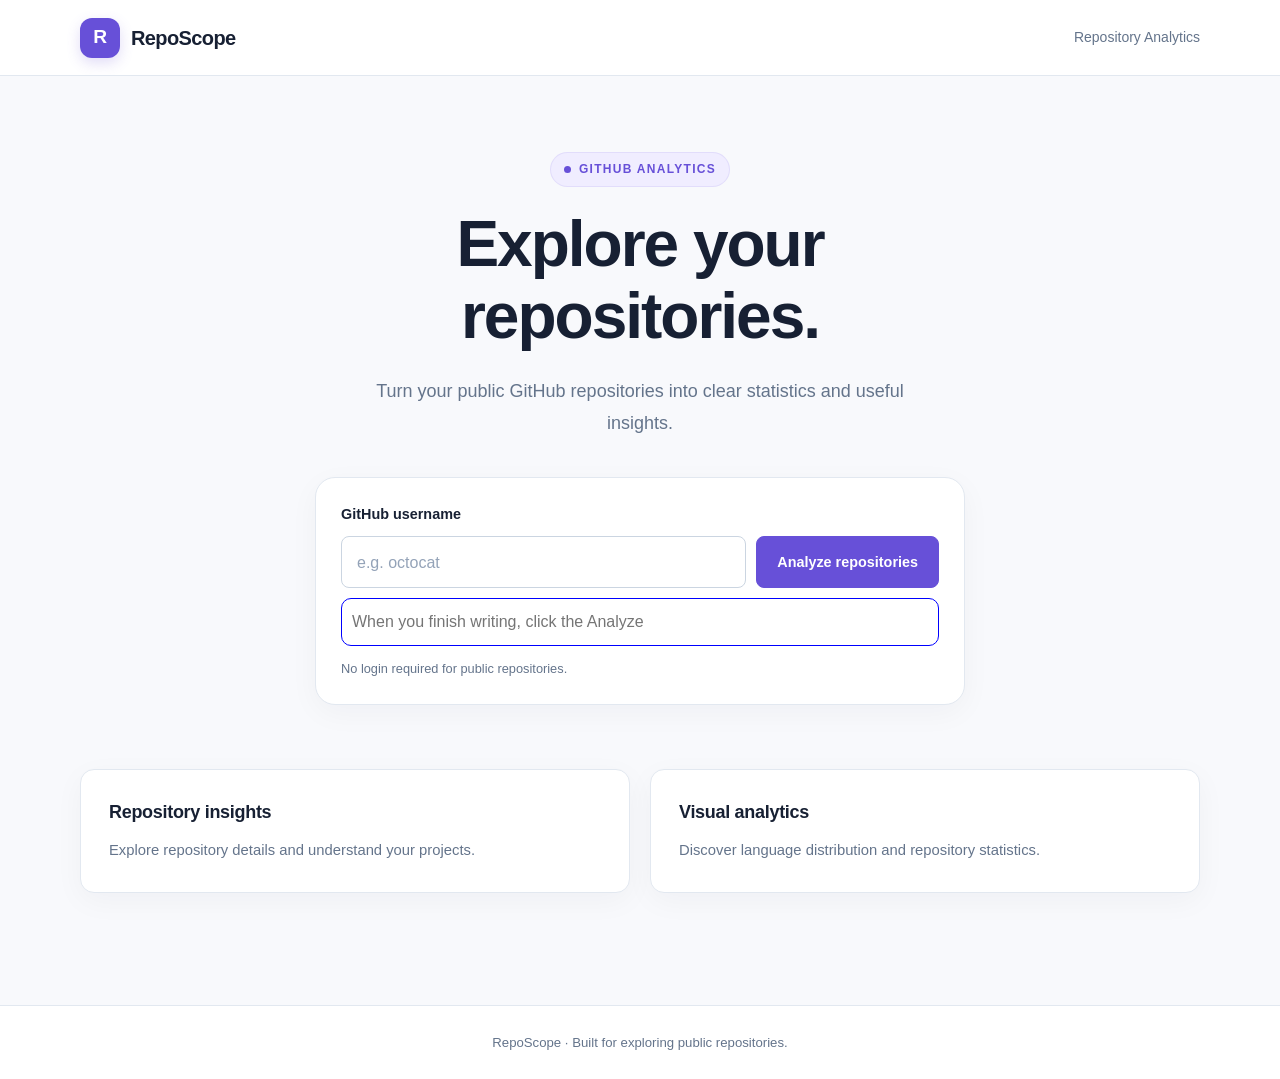
<file: index.html>
<!DOCTYPE html>
<html lang="en">
<head>
    <meta charset="UTF-8">
    <meta name="viewport" content="width=device-width, initial-scale=1.0">

    <meta
        name="description"
        content="Analyze public GitHub repositories and explore project statistics."
    >

    <title>RepoScope — GitHub Repository Analyzer</title>

    <link rel="stylesheet" href="style/index.css">
</head>

<body>
    <header class="site-header">
        <a class="brand" href="./" aria-label="RepoScope home">
            <span class="brand-icon" aria-hidden="true">R</span>
            <span>RepoScope</span>
        </a>

        <span class="header-label">Repository Analytics</span>
    </header>

    <main>
        <section class="hero" aria-labelledby="hero-title">
            <p class="eyebrow">GITHUB ANALYTICS</p>

            <h1 id="hero-title">
                Explore your repositories.
            </h1>

            <p class="hero-description">
                Turn your public GitHub repositories into
                clear statistics and useful insights.
            </p>

            <form id="search-form" class="search-form">
                <label for="username">
                    GitHub username
                </label>

                <div class="search-controls">
                    <input
                        type="text"
                        id="username"
                        name="username"
                        placeholder="e.g. octocat"
                        autocomplete="off"
                        required
                    >

                    <button type="submit" id="search-button">
                        Analyze repositories
                    </button>
                </div>
                <input type="text" placeholder="When you finish writing, click the Analyze" id="input-search" >

                <p class="form-hint">
                    No login required for public repositories.
                </p>
            </form>
        </section>

        <section class="features" aria-label="Features">
            <article class="feature-card">
                <h2>Repository insights</h2>
                <p>
                    Explore repository details and
                    understand your projects.
                </p>
            </article>

            <article class="feature-card">
                <h2>Visual analytics</h2>
                <p>
                    Discover language distribution
                    and repository statistics.
                </p>
            </article>
        </section>

        <p id="status-message" role="status" aria-live="polite"></p>

        <section
            id="report"
            class="report"
            aria-label="Repository report"
            hidden
        >
     
            <!-- Repository report will be rendered here later. -->
        </section>
    </main>

    <footer class="site-footer">
        <p>
            RepoScope · Built for exploring public repositories.
        </p>
    </footer>
    <script src="script/index.js"></script>
</body>
</html>
</file>
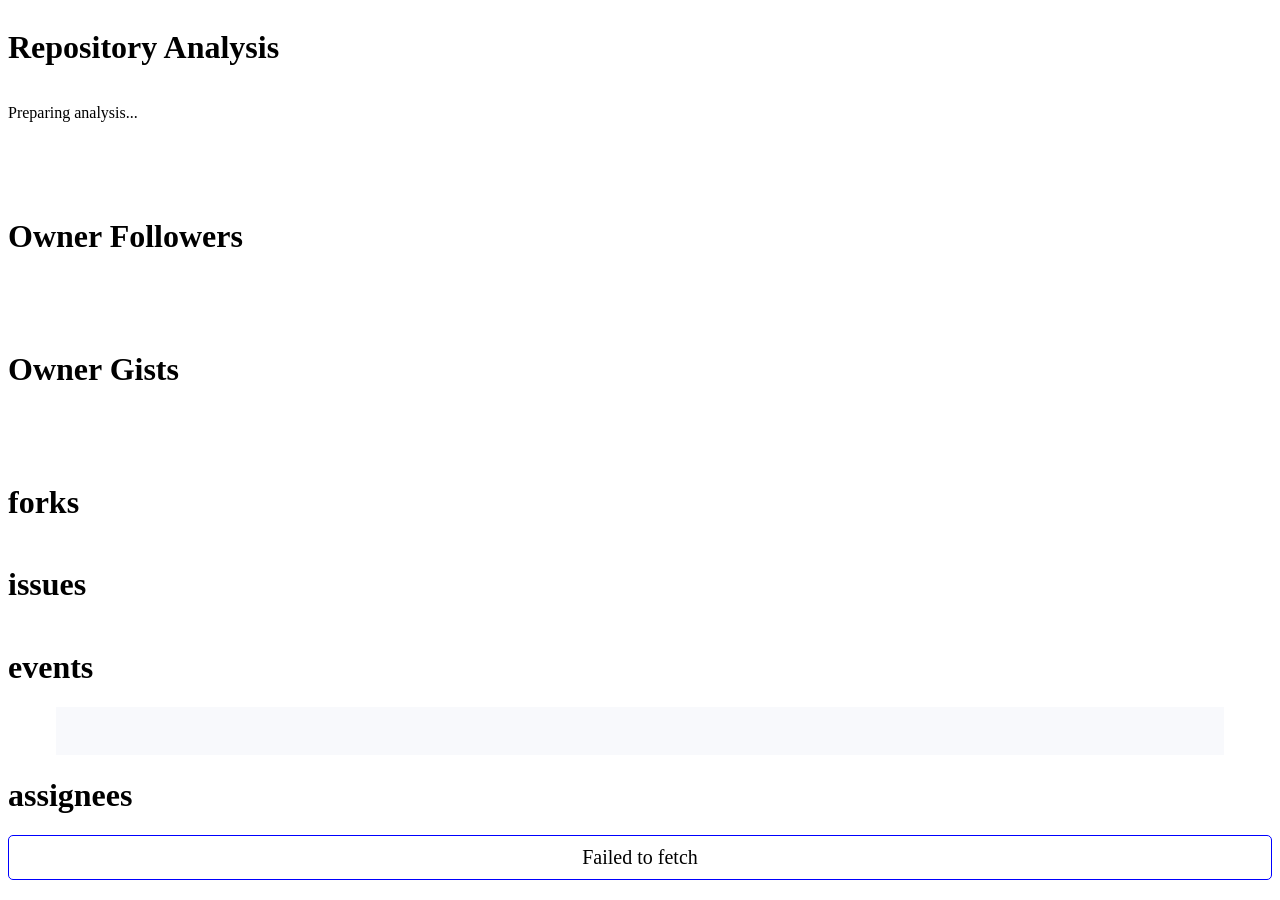
<file: analysis.html>
<!DOCTYPE html>
<html lang="en">
<head>
    <meta charset="UTF-8">
    <meta name="viewport" content="width=device-width, initial-scale=1.0">
    <title>Repository Analysis | RepoScope</title>
    <link rel="stylesheet" href="style/analysis.css">
    <script src="script/analysis.js" defer></script>
</head>
<body>
    <header>
        <h1>Repository Analysis</h1>
    </header>

    <main>
        <p id="analysis-status" role="status" aria-live="polite">
            Preparing analysis...
        </p>

        <section id="analysis-report" hidden></section>
        <div id="loading-screen">
            <img src="../loading-screen.png" alt="loading screen img ">
        </div>
        <h1>Owner Followers</h1>
        <section id="followrs"></section>
        <h1>Owner Gists</h1>
        <section id="gists"></section>
        <h1>forks</h1>
        <section id="forks"></section>
        <h1>issues</h1>
        <section id="issue"></section>
        <h1>events</h1>
        <section id="events">
        </section>
        <h1>assignees</h1>
        <section id="assignees"> </section>
    </main>
    
</body>
</html>
</file>
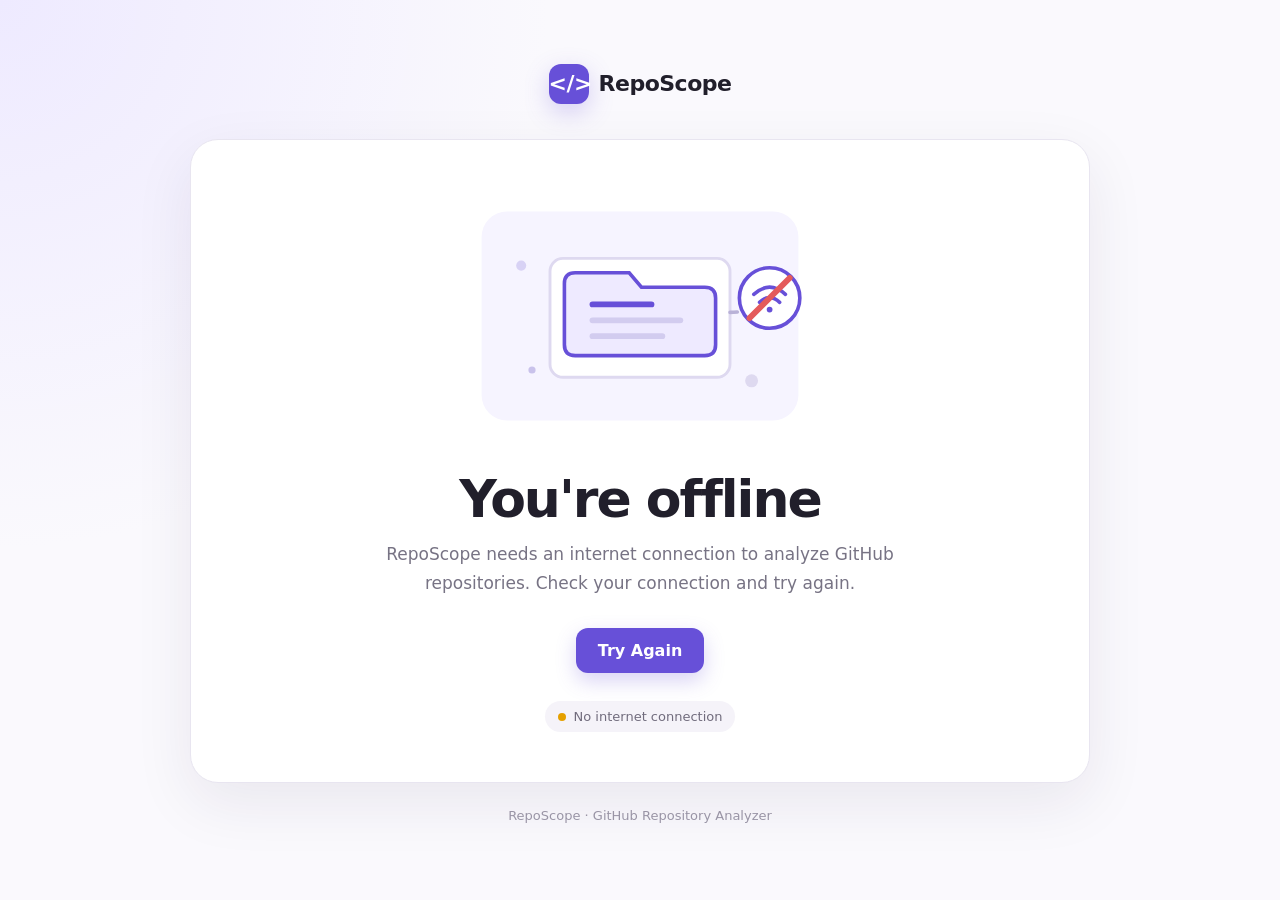
<file: offline.html>
<!DOCTYPE html><html lang="en">
<head>
  <meta charset="UTF-8">
  <meta name="viewport" content="width=device-width, initial-scale=1.0">  <title>You're Offline — RepoScope</title>  <style>
    :root {
      --primary: #6750d8;
      --primary-light: #eeeaff;
      --text: #211f2b;
      --muted: #777384;
      --bg: #faf9fd;
      --card: #ffffff;
      --border: #e8e5f0;
    }

    * {
      box-sizing: border-box;
    }

    body {
      margin: 0;
      min-height: 100vh;
      display: flex;
      align-items: center;
      justify-content: center;
      padding: 24px;

      font-family:
        Inter,
        system-ui,
        -apple-system,
        BlinkMacSystemFont,
        "Segoe UI",
        sans-serif;

      color: var(--text);
      background:
        radial-gradient(
          circle at top left,
          #eeeaff 0,
          transparent 35%
        ),
        var(--bg);
    }

    .offline-page {
      width: 100%;
      max-width: 900px;
      text-align: center;
    }

    .logo {
      display: inline-flex;
      align-items: center;
      gap: 10px;
      margin-bottom: 35px;

      font-size: 22px;
      font-weight: 800;
      letter-spacing: -0.5px;
    }

    .logo-icon {
      width: 40px;
      height: 40px;
      display: grid;
      place-items: center;

      color: white;
      background: var(--primary);
      border-radius: 12px;

      box-shadow: 0 8px 25px rgba(103, 80, 216, 0.25);
    }

    .card {
      padding: 50px 30px;
      background: var(--card);
      border: 1px solid var(--border);
      border-radius: 28px;

      box-shadow:
        0 20px 60px rgba(34, 27, 61, 0.08);
    }

    .illustration {
      width: min(100%, 360px);
      margin: 0 auto 30px;
    }

    .illustration svg {
      width: 100%;
      height: auto;
      display: block;
    }

    h1 {
      margin: 0 0 14px;

      font-size: clamp(32px, 6vw, 52px);
      line-height: 1.05;
      letter-spacing: -2px;
    }

    .description {
      max-width: 560px;
      margin: 0 auto;

      color: var(--muted);
      font-size: 17px;
      line-height: 1.7;
    }

    .actions {
      display: flex;
      justify-content: center;
      gap: 12px;
      flex-wrap: wrap;
      margin-top: 30px;
    }

    button {
      border: 0;
      cursor: pointer;

      padding: 13px 22px;
      border-radius: 12px;

      font: inherit;
      font-weight: 700;

      transition:
        transform 0.2s ease,
        box-shadow 0.2s ease;
    }

    .retry {
      color: white;
      background: var(--primary);

      box-shadow:
        0 8px 20px rgba(103, 80, 216, 0.25);
    }

    .retry:hover {
      transform: translateY(-2px);
      box-shadow:
        0 12px 28px rgba(103, 80, 216, 0.3);
    }

    .status {
      display: inline-flex;
      align-items: center;
      gap: 8px;

      margin-top: 28px;
      padding: 8px 13px;

      color: #716c7d;
      background: #f5f3f9;
      border-radius: 999px;

      font-size: 13px;
    }

    .status-dot {
      width: 8px;
      height: 8px;
      border-radius: 50%;
      background: #e5a000;
    }

    .footer {
      margin-top: 25px;

      color: #9994a5;
      font-size: 13px;
    }

    @media (max-width: 600px) {
      .card {
        padding: 35px 20px;
        border-radius: 22px;
      }

      .logo {
        margin-bottom: 25px;
      }

      .description {
        font-size: 15px;
      }

      .illustration {
        width: 280px;
      }
    }
    .span {
      position: absolute;

      width: 20px;
      height: 20px;

      border-radius: 50%;
      background: rgba(255, 255, 255, 0.5);

      transform: scale(0);
      animation: ripple 0.6s linear;

      pointer-events: none;
    }

    @keyframes ripple {
      to {
        transform: scale(12);
        opacity: 0;
        
      }
    }
.retry {
  position: relative;
  overflow: hidden;
  
}
  </style></head><body>  <main class="offline-page"><div class="logo">
  <div class="logo-icon">
    &lt;/&gt;
  </div>

  <span>RepoScope</span>
</div>

<section class="card">

  <!-- Offline Illustration -->
  <div class="illustration">

    <svg
      viewBox="0 0 500 350"
      xmlns="http://www.w3.org/2000/svg"
      aria-label="Offline illustration"
      role="img"
    >

      <!-- Background -->
      <rect
        x="30"
        y="30"
        width="440"
        height="290"
        rx="35"
        fill="#f6f4ff"
      />

      <!-- Repository -->
      <rect
        x="125"
        y="95"
        width="250"
        height="165"
        rx="18"
        fill="white"
        stroke="#ded9f0"
        stroke-width="4"
      />

      <!-- Folder -->
      <path
        d="M160 115
           H235
           L252 135
           H340
           Q355 135 355 150
           V215
           Q355 230 340 230
           H160
           Q145 230 145 215
           V130
           Q145 115 160 115Z"
        fill="#eeeaff"
        stroke="#6750d8"
        stroke-width="5"
      />

      <!-- Code lines -->
      <rect
        x="180"
        y="155"
        width="90"
        height="8"
        rx="4"
        fill="#6750d8"
      />

      <rect
        x="180"
        y="177"
        width="130"
        height="8"
        rx="4"
        fill="#d2ccef"
      />

      <rect
        x="180"
        y="199"
        width="105"
        height="8"
        rx="4"
        fill="#d2ccef"
      />

      <!-- Connection line -->
      <path
        d="M375 170
           C410 170 420 150 445 150"
        fill="none"
        stroke="#b9b2d7"
        stroke-width="5"
        stroke-linecap="round"
        stroke-dasharray="10 10"
      />

      <!-- Offline Circle -->
      <circle
        cx="430"
        cy="150"
        r="42"
        fill="white"
        stroke="#6750d8"
        stroke-width="5"
      />

      <!-- Wifi -->
      <path
        d="M408 145
           Q430 125 452 145"
        fill="none"
        stroke="#6750d8"
        stroke-width="5"
        stroke-linecap="round"
      />

      <path
        d="M416 156
           Q430 143 444 156"
        fill="none"
        stroke="#6750d8"
        stroke-width="5"
        stroke-linecap="round"
      />

      <circle
        cx="430"
        cy="166"
        r="4"
        fill="#6750d8"
      />

      <!-- Slash -->
      <line
        x1="402"
        y1="178"
        x2="458"
        y2="122"
        stroke="#e45b5b"
        stroke-width="8"
        stroke-linecap="round"
      />

      <!-- Small decorative dots -->
      <circle cx="85" cy="105" r="7" fill="#d8d2f5"/>
      <circle cx="405" cy="265" r="9" fill="#ded9f0"/>
      <circle cx="100" cy="250" r="5" fill="#c9c2eb"/>

    </svg>

  </div>

  <h1>You're offline</h1>

  <p class="description">
    RepoScope needs an internet connection to analyze
    GitHub repositories. Check your connection and try again.
  </p>

  <div class="actions">
    <button
      class="retry"
      id="retry-button"
    >
      Try Again
    </button>
  </div>

  <div class="status">
    <span class="status-dot"></span>
    No internet connection
  </div>

</section>

<p class="footer">
  RepoScope · GitHub Repository Analyzer
</p>

  </main>  <script>
       
    window.addEventListener("online", () => {
 const offline = sessionStorage.getItem("offlinepage");
 if(offline){
     sessionStorage.removeItem("offlinepage");
     window.location.href = offline;
 }
     
    });
    
   const button = document.getElementById("retry-button")
    button.onclick = function(e){
        const span = document.createElement("span");
        span.classList.add("span");
        button.appendChild(span)
        const rect = button.getBoundingClientRect();
        span.style.left = `${event.clientX - rect.left}px`;
        span.style.top = `${event.clietY - rect.right}px`
    span.addEventListener("animationend",function(){
          span.remove()
      })
        
    }
    
  </script>
  </body>
</html>
</file>
<file: style/index.css>
@import url("variable.css");



/* ========================================
   Reset & Base
======================================== */

*,
*::before,
*::after {
    box-sizing: border-box;
}

html {
    min-width: 320px;
    scroll-behavior: smooth;
}

body {
    margin: 0;
    min-height: 100vh;

    display: flex;
    flex-direction: column;

    font-family:
        Inter,
        -apple-system,
        BlinkMacSystemFont,
        "Segoe UI",
        sans-serif;

    color: var(--color-text);
    background: var(--color-background);

    font-size: 16px;
    line-height: 1.6;

    -webkit-font-smoothing: antialiased;
    text-rendering: optimizeLegibility;
}

button,
input {
    font: inherit;
}

button,
a,
input {
    -webkit-tap-highlight-color: transparent;
}

a {
    color: inherit;
    text-decoration: none;
}

button {
    cursor: pointer;
}

button:focus-visible,
a:focus-visible,
input:focus-visible {
    outline: 3px solid rgba(103, 80, 216, 0.45);
    outline-offset: 3px;
}

::selection {
    color: #ffffff;
    background: var(--color-primary);
}


/* ========================================
   Header
======================================== */

.site-header {
    width: 100%;
    min-height: 76px;

    display: flex;
    align-items: center;
    justify-content: space-between;
    gap: 20px;

    padding: 16px max(24px, calc((100% - var(--container-width)) / 2));

    background: var(--color-surface);
    border-bottom: 1px solid var(--color-border);
}

.brand {
    display: inline-flex;
    align-items: center;
    gap: 11px;

    font-size: 1.25rem;
    font-weight: 800;
    letter-spacing: -0.6px;
}

.brand-icon {
    width: 40px;
    height: 40px;

    display: grid;
    place-items: center;

    color: #ffffff;
    background: var(--color-primary);

    border-radius: 12px;

    font-size: 1.2rem;
    font-weight: 800;

    box-shadow:
        0 5px 14px rgba(103, 80, 216, 0.2);
}

.header-label {
    color: var(--color-text-secondary);
    font-size: 0.875rem;
    font-weight: 500;
}


/* ========================================
   Main Layout
======================================== */

main {
    width: min(100% - 40px, var(--container-width));
    margin-inline: auto;
}

.hero {
    max-width: 760px;

    margin: 76px auto 64px;
    text-align: center;
}


/* ========================================
   Hero Typography
======================================== */

.eyebrow {
    display: inline-flex;
    align-items: center;
    gap: 8px;

    margin: 0 0 22px;
    padding: 7px 13px;

    color: var(--color-primary);
    background: var(--color-primary-light);

    border: 1px solid rgba(103, 80, 216, 0.1);
    border-radius: 100px;

    font-size: 0.75rem;
    font-weight: 800;
    letter-spacing: 1.3px;
}

.eyebrow::before {
    content: "";

    width: 7px;
    height: 7px;

    background: var(--color-primary);
    border-radius: 50%;
}

.hero h1 {
    max-width: 700px;

    margin: 0 auto;

    font-size: clamp(2.25rem, 5vw, 4rem);
    font-weight: 800;
    line-height: 1.12;
    letter-spacing: -2px;
}

.hero-description {
    max-width: 570px;

    margin: 22px auto 0;

    color: var(--color-text-secondary);

    font-size: clamp(1rem, 2vw, 1.125rem);
    line-height: 1.8;
}


/* ========================================
   Search Form
======================================== */

.search-form {
    max-width: 650px;

    margin: 38px auto 0;
    padding: 25px;

    text-align: left;

    background: var(--color-surface);
    border: 1px solid var(--color-border);
    border-radius: var(--radius-lg);

    box-shadow: var(--shadow-card);
}

.search-form label {
    display: block;

    margin-bottom: 10px;

    font-size: 0.9rem;
    font-weight: 700;
}

.search-controls {
    display: flex;
    align-items: stretch;
    gap: 10px;
}

.search-controls input {
    width: 100%;
    min-width: 0;
    min-height: 52px;

    padding: 0 15px;

    color: var(--color-text);
    background: var(--color-surface);

    border: 1px solid #cbd5e1;
    border-radius: var(--radius-sm);

    transition:
        border-color var(--transition-fast),
        box-shadow var(--transition-fast);
}

.search-controls input::placeholder {
    color: #94a3b8;
}

.search-controls input:hover {
    border-color: #a8b1c2;
}

.search-controls input:focus {
    outline: none;

    border-color: var(--color-primary);
    box-shadow: var(--shadow-focus);
}

.search-controls button {
    flex-shrink: 0;

    min-height: 52px;
    padding: 0 20px;

    color: #ffffff;
    background: var(--color-primary);

    border: 1px solid var(--color-primary);
    border-radius: var(--radius-sm);

    font-size: 0.9rem;
    font-weight: 700;

    transition:
        background var(--transition-fast),
        transform var(--transition-fast),
        box-shadow var(--transition-fast);
}

.search-controls button:hover {
    background: var(--color-primary-hover);

    box-shadow:
        0 5px 14px rgba(103, 80, 216, 0.2);
}

.search-controls button:active {
    transform: translateY(1px);
}

.form-hint {
    margin: 13px 0 0;

    color: var(--color-text-secondary);
    font-size: 0.8rem;
}


/* ========================================
   Feature Cards
======================================== */

.features {
    display: grid;
    grid-template-columns: repeat(2, minmax(0, 1fr));
    gap: 20px;

    margin-bottom: 48px;
}

.feature-card {
    position: relative;
    overflow: hidden;

    padding: 28px;

    background: var(--color-surface);
    border: 1px solid var(--color-border);
    border-radius: var(--radius-md);

    box-shadow: var(--shadow-card);

    transition:
        transform var(--transition-fast),
        border-color var(--transition-fast),
        box-shadow var(--transition-fast);
}

.feature-card::before {
    content: "";

    position: absolute;
    top: 0;
    left: 0;

    width: 4px;
    height: 100%;

    background: var(--color-primary);

    transform: scaleY(0);
    transform-origin: bottom;

    transition: transform 220ms ease;
}

.feature-card:hover {
    transform: translateY(-4px);

    border-color: #d2cafa;

    box-shadow:
        0 14px 32px rgba(23, 32, 51, 0.07);
}

.feature-card:hover::before {
    transform: scaleY(1);
}

.feature-card h2 {
    margin: 0 0 10px;

    font-size: 1.125rem;
    font-weight: 750;
    letter-spacing: -0.3px;
}

.feature-card p {
    margin: 0;

    color: var(--color-text-secondary);

    font-size: 0.925rem;
    line-height: 1.8;
}


/* ========================================
   Status & Feedback
======================================== */

#status-message {
    margin: 0 0 24px;

    color: var(--color-text-secondary);
    font-size: 0.9rem;
}

#status-message:empty {
    display: none;
}

#status-message[data-state="error"] {
    padding: 13px 16px;

    color: var(--color-error);
    background: #fff1f2;

    border: 1px solid #fecdd3;
    border-radius: var(--radius-sm);
}

#status-message[data-state="success"] {
    color: var(--color-success);
}


/* ========================================
   Report Container
======================================== */

.report {
    margin: 0 0 64px;
}

.report[hidden] {
    display: none;
}


/* ========================================
   Footer
======================================== */

.site-footer {
    margin-top: auto;
    padding: 26px 20px;

    text-align: center;

    background: var(--color-surface);
    border-top: 1px solid var(--color-border);
}

.site-footer p {
    margin: 0;

    color: var(--color-text-secondary);
    font-size: 0.825rem;
}


/* ========================================
   Responsive Design
======================================== */

@media (max-width: 640px) {
    .site-header {
        min-height: 68px;
        padding: 13px 20px;
    }

    .brand {
        gap: 9px;
        font-size: 1.1rem;
    }

    .brand-icon {
        width: 36px;
        height: 36px;
        border-radius: 10px;
    }

    .header-label {
        max-width: 120px;

        text-align: right;
        font-size: 0.75rem;
    }

    main {
        width: calc(100% - 32px);
    }

    .hero {
        margin-top: 52px;
        margin-bottom: 44px;
    }

    .hero h1 {
        letter-spacing: -1.2px;
    }

    .hero-description {
        margin-top: 16px;
        line-height: 1.7;
    }

    .search-form {
        margin-top: 28px;
        padding: 18px;

        border-radius: 16px;
    }

    .search-controls {
        flex-direction: column;
    }

    .search-controls input,
    .search-controls button {
        width: 100%;
        min-height: 50px;
    }

    .features {
        grid-template-columns: 1fr;
        gap: 14px;

        margin-bottom: 36px;
    }

    .feature-card {
        padding: 23px;
    }
}


/* ========================================
   Reduced Motion Accessibility
======================================== */

@media (prefers-reduced-motion: reduce) {
    *,
    *::before,
    *::after {
        scroll-behavior: auto !important;
        animation-duration: 0.01ms !important;
        animation-iteration-count: 1 !important;
        transition-duration: 0.01ms !important;
    }
}
/* =========================
   Repository Card
========================= */

#report {
    display: grid;
    grid-template-columns: repeat(auto-fit, minmax(280px, 1fr));
    gap: 24px;
    margin-top: 32px;
}

.card {
    position: relative;
    padding: 24px;
    border: 1px solid #e5e7eb;
    border-radius: 18px;
    background: #ffffff;
    box-shadow: 0 8px 24px rgba(0, 0, 0, 0.06);

    transition:
        transform 0.25s ease,
        box-shadow 0.25s ease,
        border-color 0.25s ease;

    overflow: hidden;
}

/* Small decorative line */
.card::before {
    content: "";
    position: absolute;
    top: 0;
    left: 0;
    width: 100%;
    height: 4px;
    background: #ff9900;
}

/* Hover effect */
.card:hover {
    transform: translateY(-6px);
    border-color: #ff9900;
    box-shadow: 0 16px 35px rgba(0, 0, 0, 0.10);
}


/* =========================
   Repository Name
========================= */

.card .name {
    margin: 0 0 14px;

    font-size: 1.25rem;
    line-height: 1.3;
    font-weight: 700;

    color: #111827;

    word-break: break-word;
}


/* =========================
   Card Text
========================= */

.card p {
    margin: 8px 0;

    color: #6b7280;

    font-size: 0.95rem;
    line-height: 1.6;
}


/* =========================
   Repository Information
========================= */

.card .language {
    display: inline-flex;
    align-items: center;

    margin-top: 12px;
    padding: 6px 10px;

    border-radius: 999px;

    background: #fff4e5;
    color: #c45d00;

    font-size: 0.85rem;
    font-weight: 600;
}


/* =========================
   Stats
========================= */

.card .stats {
    display: flex;
    flex-wrap: wrap;
    gap: 10px;

    margin-top: 20px;
    padding-top: 16px;

    border-top: 1px solid #eeeeee;
}

.card .stat {
    padding: 6px 10px;

    border-radius: 8px;

    background: #f5f5f5;

    color: #374151;

    font-size: 0.85rem;
    font-weight: 500;
}


/* =========================
   Repository Link
========================= */

.card .repo-link {
    display: inline-flex;

    margin-top: 20px;
    padding: 10px 16px;

    border-radius: 10px;

    background: #111827;
    color: #ffffff;

    text-decoration: none;

    font-size: 0.9rem;
    font-weight: 600;

    transition:
        background 0.2s ease,
        transform 0.2s ease;
}

.card .repo-link:hover {
    background: #ff9900;
    transform: translateY(-2px);
}


/* =========================
   Mobile
========================= */

@media (max-width: 600px) {

    #report {
        grid-template-columns: 1fr;
        gap: 18px;
    }

    .card {
        padding: 20px;
        border-radius: 16px;
    }

    .card .name {
        font-size: 1.15rem;
    }
}
.card .advanced-button {
    display: inline-flex;
    align-items: center;
    justify-content: center;
    width: 100%;
    margin-top: 12px;
    padding: 11px 16px;
    border: 1px solid #ff9900;
    border-radius: 10px;
    background: #ffffff;
    color: #c45d00;
    font-size: 0.9rem;
    font-weight: 600;
    font-family: inherit;
    cursor: pointer;
    transition:
        background 0.2s ease,
        color 0.2s ease,
        transform 0.2s ease,
        box-shadow 0.2s ease;
}

.card .advanced-button:hover {
    background: #ff9900;
    color: #ffffff;
    transform: translateY(-2px);
    box-shadow: 0 6px 16px rgba(255, 153, 0, 0.2);
}

.card .advanced-button:active {
    transform: translateY(0);
}

.card .advanced-button:focus-visible {
    outline: 3px solid rgba(255, 153, 0, 0.35);
    outline-offset: 2px;
}
.errorMsg {
    position: absolute;
top: 50%;
left: 50%;
transform: translate(-50%, -50%);
    z-index: 9999;

    width: min(90%, 420px);
    padding: 18px 22px;

    border: 1px solid #ffb4b4;
    border-radius: 12px;

    background: #fff5f5;
    color: #c62828;

    font-size: 16px;
    font-weight: 600;
    line-height: 1.5;

    text-align: center;

    box-shadow: 0 10px 30px rgba(0, 0, 0, 0.15);

    animation: errorMessage 0.3s ease-out;
}

.errorMsg::before {
    content: "!";

    display: flex;
    align-items: center;
    justify-content: center;

    width: 32px;
    height: 32px;

    margin: 0 auto 10px;

    border-radius: 50%;

    background: #c62828;
    color: white;

    font-size: 18px;
    font-weight: 700;
}

@keyframes errorMessage {
    from {
        opacity: 0;
        transform: translate(-50%, -45%);
    }

    to {
        opacity: 1;
        transform: translate(-50%, -50%);
    }
}
#input-search{
    width:100%;
    border:none;
    padding:10px;
    border:1px blue solid;
    display:block;
    border-radius:10px;
    margin:10px auto;
}
.not_imformation{
    position: absolute;
    bottom: 30px;
    display:block;
    margin: 10px auto;
    background-color:white;
    font-size:20px;
    font-family:serif;
    
}
  body {
  transition:
    opacity 0.35s ease,
    filter 0.35s ease,
    transform 0.35s ease;
}
body.page-exit {
  opacity: 0;
  filter: blur(15px);
  transform: scale(0.98);
}
    .ripple {
      position: absolute;

      width: 20px;
      height: 20px;

      border-radius: 50%;
      background: rgba(255, 255, 255, 0.5);

      transform: scale(0);
      animation: ripple 0.6s linear;

      pointer-events: none;
    }

    @keyframes ripple {
      to {
        transform: scale(12);
        opacity: 0;
      }
    }
</file>
<file: style/analysis.css>
/* ========================================
   Repository Analysis Cards
======================================== */
@import url("variable.css");
html{
    scroll-behavior: smooth;
}
#loading-screen{
    width: 100vw;
    height:100vh;
    background:white;
    position:fixed;
    inset:0;
    display:grid;
    place-items:center;
    z-index:99;
    animation:loading .5s 1.5s forwards;
}
#loading-screen img{
    width: 100%;
    height: 100%;
    z-index:999;
    object-fit:cover;
}
@keyframes loading{
    to{
        opacity:0;
        display:none;
    }
}
#analysis-report {
    display: grid;

    grid-template-columns:
        repeat(auto-fit, minmax(280px, 1fr));

    gap: 24px;

    width: 100%;
    margin: 32px 0 64px;
}


/* ========================================
   Analysis Card
======================================== */

#analysis-report > p,
#analysis-report > a,
#analysis-report > img,
#analysis-report > div {
    position: relative;

    min-width: 0;

    margin: 0;
    padding: 24px;

    background: var(--color-surface);

    border: 1px solid var(--color-border);
    border-radius: var(--radius-md);

    box-shadow: var(--shadow-card);

    overflow: hidden;

    transition:
        transform var(--transition-fast),
        box-shadow var(--transition-fast),
        border-color var(--transition-fast),
        background var(--transition-fast);
}


/* ========================================
   Orange Top Line
======================================== */

#analysis-report > p::before,
#analysis-report > a::before,
#analysis-report > div::before {
    content: "";

    position: absolute;

    top: 0;
    left: 0;

    width: 100%;
    height: 4px;

    background: var(--color-primary);

    transform: scaleX(0);
    transform-origin: left;

    transition: transform 250ms ease;
}


/* ========================================
   Card Hover
======================================== */

#analysis-report > p:hover,
#analysis-report > a:hover,
#analysis-report > div:hover {
    transform: translateY(-6px);

    background: var(--color-surface-hover);

    border-color: var(--color-primary);

    box-shadow:
        0 16px 35px rgba(23, 32, 51, 0.10);
}


#analysis-report > p:hover::before,
#analysis-report > a:hover::before,
#analysis-report > div:hover::before {
    transform: scaleX(1);
}


/* ========================================
   Repository Title
======================================== */

#analysis-report .titel {
    grid-column: 1 / -1;

    padding: 28px;

    font-size: clamp(1.8rem, 4vw, 2.8rem);
    font-weight: 800;

    line-height: 1.2;
    letter-spacing: -1px;

    color: var(--color-text);

    word-break: break-word;
}


/* ========================================
   Description
======================================== */

#analysis-report .description {
    grid-column: 1 / -1;

    color: var(--color-text-secondary);

    font-size: 0.95rem;
    line-height: 1.7;
}


/* ========================================
   Card Text
======================================== */

#analysis-report > p {
    color: var(--color-text-secondary);

    font-size: 0.95rem;
    line-height: 1.6;
}


/* ========================================
   Important Stats
======================================== */

#analysis-report .stars,
#analysis-report .forks,
#analysis-report .issues,
#analysis-report .watchers {
    color: var(--color-text);

    font-size: 1rem;
    font-weight: 700;
}


/* ========================================
   Language / Status
======================================== */

#analysis-report .language,
#analysis-report .visibility,
#analysis-report .archived,
#analysis-report .isFork {
    font-weight: 700;
}


/* ========================================
   Technical Information
======================================== */

#analysis-report .repoId,
#analysis-report .nodeId,
#analysis-report .ownerId,
#analysis-report .ownerType,
#analysis-report .ownerGravatar,
#analysis-report .reposize {
    color: var(--color-text-secondary);

    font-size: 0.85rem;
}


/* ========================================
   Dates
======================================== */

#analysis-report .create_Time,
#analysis-report .last_Updated,
#analysis-report .pushe_Time {
    color: var(--color-text-secondary);

    font-size: 0.9rem;
}


/* ========================================
   Topics
======================================== */

#analysis-report > div {
    display: flex;

    flex-wrap: wrap;

    gap: 10px;
}


#analysis-report .topic {
    display: inline-flex;
    align-items: center;

    width: fit-content;

    margin: 0;
    padding: 6px 11px;

    border-radius: 999px;

    background: var(--color-primary-light);
    color: var(--color-primary);

    font-size: 0.8rem;
    font-weight: 700;

    transition:
        transform var(--transition-fast),
        background var(--transition-fast),
        color var(--transition-fast);
}


#analysis-report .topic:hover {
    transform: translateY(-2px);

    background: var(--color-primary);
    color: var(--color-surface);
}


/* ========================================
   Owner Avatar
======================================== */

#analysis-report .imgOwner {
    width: 90px;
    height: 90px;

    margin: auto;

    padding: 0;

    object-fit: cover;

    border: 4px solid var(--color-primary-light);
    border-radius: 50%;

    box-shadow: var(--shadow-card);

    transition:
        transform 250ms ease,
        border-color 250ms ease,
        box-shadow 250ms ease;
}


#analysis-report .imgOwner:hover {
    transform: scale(1.08);

    border-color: var(--color-primary);

    box-shadow:
        0 12px 28px rgba(23, 32, 51, 0.12);
}


/* ========================================
   Links
======================================== */

#analysis-report .htmlUrl,
#analysis-report .ownerPage,
#analysis-report .homePageURL {
    display: inline-flex;

    align-items: center;
    justify-content: center;

    padding: 10px 15px;

    background: var(--color-primary-light);

    border-radius: var(--radius-sm);

    color: var(--color-primary);

    font-size: 0.9rem;
    font-weight: 700;

    transition:
        background var(--transition-fast),
        color var(--transition-fast),
        transform var(--transition-fast),
        box-shadow var(--transition-fast);
}


#analysis-report .htmlUrl:hover,
#analysis-report .ownerPage:hover,
#analysis-report .homePageURL:hover {
    transform: translateY(-2px);

    background: var(--color-primary);

    color: var(--color-surface);

    box-shadow: var(--shadow-focus);
}


/* ========================================
   Responsive — Tablet
======================================== */

@media (max-width: 900px) {

    #analysis-report {
        grid-template-columns:
            repeat(auto-fit, minmax(240px, 1fr));

        gap: 18px;

        margin-top: 28px;
    }

    #analysis-report > p,
    #analysis-report > a,
    #analysis-report > div {
        padding: 20px;
    }
}


/* ========================================
   Responsive — Mobile
======================================== */

@media (max-width: 600px) {

    #analysis-report {
        grid-template-columns: 1fr;

        gap: 16px;

        margin-top: 24px;
        margin-bottom: 40px;
    }

    #analysis-report .titel {
        padding: 22px;

        font-size: clamp(1.6rem, 8vw, 2.2rem);

        letter-spacing: -0.7px;
    }

    #analysis-report .description {
        padding: 20px;

        font-size: 0.9rem;
    }

    #analysis-report > p,
    #analysis-report > a,
    #analysis-report > div {
        padding: 18px;
    }

    #analysis-report .imgOwner {
        width: 75px;
        height: 75px;
    }

    #analysis-report .htmlUrl,
    #analysis-report .ownerPage,
    #analysis-report .homePageURL {
        width: 100%;

        text-align: center;
    }
}


/* ========================================
   Responsive — Very Small Phones
======================================== */

@media (max-width: 380px) {

    #analysis-report {
        gap: 12px;
    }

    #analysis-report > p,
    #analysis-report > a,
    #analysis-report > div {
        padding: 15px;
    }

    #analysis-report .titel {
        padding: 18px;

        font-size: 1.55rem;
    }

    #analysis-report .topic {
        padding: 5px 9px;

        font-size: 0.75rem;
    }
}


/* ========================================
   Reduced Motion
======================================== */

@media (prefers-reduced-motion: reduce) {

    #analysis-report > p,
    #analysis-report > a,
    #analysis-report > div,
    #analysis-report .topic,
    #analysis-report .imgOwner {
        transition: none !important;
    }

    #analysis-report > p:hover,
    #analysis-report > a:hover,
    #analysis-report > div:hover,
    #analysis-report .topic:hover,
    #analysis-report .imgOwner:hover {
        transform: none;
    }
}
*{
    overflow:auto;
}
.errorMsg{
   display:block;
   border:blue 1px solid;
   padding: 10px;
   border-radius:5px;
   text-align:center;
   font-size:20px;
   font-family:serif;
    background-color:var(--color-surface);
    margin: auto;
}
/* ========================================
   Followers Section
======================================== */

#followrs {
    display: grid;

    grid-template-columns:
        repeat(auto-fit, minmax(280px, 1fr));

    gap: 24px;

    width: 100%;
    margin: 32px 0 64px;
}


/* ========================================
   Follower Card
======================================== */

#followrs .card {
    position: relative;

    min-width: 0;

    display: flex;
    flex-direction: column;
    align-items: center;

    margin: 0;
    padding: 24px;

    background: var(--color-surface);

    border: 1px solid var(--color-border);
    border-radius: var(--radius-md);

    box-shadow: var(--shadow-card);

    overflow: hidden;

    transition:
        transform var(--transition-fast),
        box-shadow var(--transition-fast),
        border-color var(--transition-fast),
        background var(--transition-fast);
}


/* Orange Top Line */

#followrs .card::before {
    content: "";

    position: absolute;

    top: 0;
    left: 0;

    width: 100%;
    height: 4px;

    background: var(--color-primary);

    transform: scaleX(0);
    transform-origin: left;

    transition: transform 250ms ease;
}


/* Card Hover */

#followrs .card:hover {
    transform: translateY(-6px);

    background: var(--color-surface-hover);

    border-color: var(--color-primary);

    box-shadow:
        0 16px 35px rgba(23, 32, 51, 0.10);
}

#followrs .card:hover::before {
    transform: scaleX(1);
}


/* ========================================
   Follower Image
======================================== */

#followrs .imgFollowers {
    width: 90px;
    height: 90px;

    margin: 0 auto 16px;

    object-fit: cover;

    border: 4px solid var(--color-primary-light);
    border-radius: 50%;

    box-shadow: var(--shadow-card);

    transition:
        transform 250ms ease,
        border-color 250ms ease,
        box-shadow 250ms ease;
}


#followrs .imgFollowers:hover {
    transform: scale(1.08);

    border-color: var(--color-primary);

    box-shadow:
        0 12px 28px rgba(23, 32, 51, 0.12);
}


/* ========================================
   Follower Name
======================================== */

#followrs .loginFollowers {
    margin: 0 0 8px;

    color: var(--color-text);

    font-size: 1.1rem;
    font-weight: 800;

    text-align: center;

    word-break: break-word;
}


/* ========================================
   Follower Type
======================================== */

#followrs .followersType {
    margin: 0 0 12px;

    color: var(--color-text-secondary);

    font-size: 0.9rem;
}


/* ========================================
   Follower ID
======================================== */

#followrs .followersDataId,
#followrs .followersDataNodeId,
#followrs .followersDataGravatarId {
    width: 100%;

    margin: 5px 0;

    color: var(--color-text-secondary);

    font-size: 0.8rem;

    text-align: center;

    overflow-wrap: anywhere;
}


/* ========================================
   GitHub Profile Link
======================================== */

#followrs .followersDataUrl {
    display: inline-flex;

    align-items: center;
    justify-content: center;

    width: 100%;

    margin: 12px 0 18px;
    padding: 10px 15px;

    background: var(--color-primary-light);

    border-radius: var(--radius-sm);

    color: var(--color-primary);

    font-size: 0.9rem;
    font-weight: 700;

    text-align: center;
    text-decoration: none;

    transition:
        background var(--transition-fast),
        color var(--transition-fast),
        transform var(--transition-fast),
        box-shadow var(--transition-fast);
}


#followrs .followersDataUrl:hover {
    transform: translateY(-2px);

    background: var(--color-primary);

    color: var(--color-surface);

    box-shadow: var(--shadow-focus);
}


/* ========================================
   Details / Following
======================================== */

#followrs .details {
    width: 100%;

    margin-top: 8px;

    border-top: 1px solid var(--color-border);

    padding-top: 12px;
}


/* ========================================
   Summary
======================================== */

#followrs .summary {
    cursor: pointer;

    padding: 10px 12px;

    border-radius: var(--radius-sm);

    background: var(--color-primary-light);

    color: var(--color-primary);

    font-size: 0.9rem;
    font-weight: 700;

    transition:
        background var(--transition-fast),
        color var(--transition-fast);
}


#followrs .summary:hover {
    background: var(--color-primary);

    color: var(--color-surface);
}


/* ========================================
   Following User Container
======================================== */

#followrs .details > div {
    display: grid;

    grid-template-columns: 50px 1fr;

    column-gap: 12px;
    row-gap: 4px;

    align-items: center;

    margin-top: 12px;
    padding: 12px;

    background: var(--color-surface-hover);

    border: 1px solid var(--color-border);

    border-radius: var(--radius-sm);
}


/* ========================================
   Following User Image
======================================== */

#followrs .followingUsersImg {
    grid-row: span 2;

    width: 50px;
    height: 50px;

    object-fit: cover;

    border-radius: 50%;

    border: 2px solid var(--color-primary-light);
}


/* ========================================
   Following User Name
======================================== */

#followrs .followingUsersName {
    margin: 0;

    color: var(--color-text);

    font-size: 0.85rem;
    font-weight: 700;

    overflow-wrap: anywhere;
}


/* ========================================
   Following User Link
======================================== */

#followrs .details > div a {
    color: var(--color-primary);

    font-size: 0.8rem;
    font-weight: 700;

    text-decoration: none;

    transition:
        color var(--transition-fast);
}


#followrs .details > div a:hover {
    color: var(--color-text);
}


/* ========================================
   Tablet
======================================== */

@media (max-width: 900px) {

    #followrs {
        grid-template-columns:
            repeat(auto-fit, minmax(240px, 1fr));

        gap: 18px;
    }

    #followrs .card {
        padding: 20px;
    }
}


/* ========================================
   Mobile
======================================== */

@media (max-width: 600px) {

    #followrs {
        grid-template-columns: 1fr;

        gap: 16px;

        margin-top: 24px;
        margin-bottom: 40px;
    }

    #followrs .card {
        padding: 18px;
    }

    #followrs .imgFollowers {
        width: 75px;
        height: 75px;
    }
}


/* ========================================
   Very Small Phones
======================================== */

@media (max-width: 380px) {

    #followrs {
        gap: 12px;
    }

    #followrs .card {
        padding: 15px;
    }

    #followrs .followingUsersImg {
        width: 42px;
        height: 42px;
    }

    #followrs .details > div {
        grid-template-columns: 42px 1fr;
    }
}


/* ========================================
   Reduced Motion
======================================== */

@media (prefers-reduced-motion: reduce) {

    #followrs .card,
    #followrs .imgFollowers,
    #followrs .followersDataUrl,
    #followrs .summary {
        transition: none !important;
    }

    #followrs .card:hover,
    #followrs .imgFollowers:hover,
    #followrs .followersDataUrl:hover {
        transform: none;
    }
}
.h1-flolowers{
    margin:20px;
}
/* ========================================
   Gists Section
======================================== */

#gists {
    display: grid;

    grid-template-columns:
        repeat(auto-fit, minmax(300px, 1fr));

    gap: 24px;

    width: 100%;
    margin: 32px 0 64px;
}


/* ========================================
   Gist Card
======================================== */

#gists .gistsContiner {
    position: relative;

    min-width: 0;

    margin: 0;
    padding: 24px;

    background: var(--color-surface);

    border: 1px solid var(--color-border);
    border-radius: var(--radius-md);

    box-shadow: var(--shadow-card);

    overflow: hidden;

    transition:
        transform var(--transition-fast),
        box-shadow var(--transition-fast),
        border-color var(--transition-fast),
        background var(--transition-fast);
}


#gists .gistsContiner::before {
    content: "";

    position: absolute;

    top: 0;
    left: 0;

    width: 100%;
    height: 4px;

    background: var(--color-primary);

    transform: scaleX(0);
    transform-origin: left;

    transition: transform 250ms ease;
}


#gists .gistsContiner:hover {
    transform: translateY(-6px);

    background: var(--color-surface-hover);

    border-color: var(--color-primary);

    box-shadow:
        0 16px 35px rgba(23, 32, 51, 0.10);
}


#gists .gistsContiner:hover::before {
    transform: scaleX(1);
}


/* ========================================
   Gist Information
======================================== */

#gists .gistsId {
    margin: 0 0 12px;

    color: var(--color-text);

    font-size: 0.85rem;
    font-weight: 700;

    overflow-wrap: anywhere;
}


#gists .gistsUserDescription {
    margin: 0 0 16px;

    color: var(--color-text-secondary);

    font-size: 0.95rem;
    line-height: 1.6;
}


#gists .gistsUserPublic,
#gists .gistsUserComments,
#gists .gistsUserCommentsEnabled,
#gists .gistsUserTruncated {
    margin: 8px 0;

    color: var(--color-text-secondary);

    font-size: 0.9rem;
}


/* ========================================
   Gist Dates
======================================== */

#gists .gistsUserCreateAt,
#gists .gistsUserUpdatedAt {
    margin: 8px 0;

    color: var(--color-text-secondary);

    font-size: 0.85rem;
}


/* ========================================
   Gist Owner
======================================== */

#gists .gistsUserOwnerLogin,
#gists .gistsUserOwnerId,
#gists .gistsUserOwnerType {
    margin: 8px 0;

    color: var(--color-text);

    font-size: 0.9rem;
}


#gists .gistsUserOwnerLogin {
    font-weight: 700;
}


#gists .gistsUserOwnerAvatarUrl {
    display: block;

    width: 70px;
    height: 70px;

    margin: 16px 0;

    object-fit: cover;

    border: 3px solid var(--color-primary-light);
    border-radius: 50%;

    box-shadow: var(--shadow-card);

    transition:
        transform var(--transition-fast),
        border-color var(--transition-fast);
}


#gists .gistsUserOwnerAvatarUrl:hover {
    transform: scale(1.08);

    border-color: var(--color-primary);
}


#gists .gistsUserOwnerHtmlUrl {
    display: inline-flex;

    align-items: center;
    justify-content: center;

    width: fit-content;

    margin: 8px 0 18px;
    padding: 10px 14px;

    background: var(--color-primary-light);

    border-radius: var(--radius-sm);

    color: var(--color-primary);

    font-size: 0.85rem;
    font-weight: 700;

    text-decoration: none;

    transition:
        background var(--transition-fast),
        color var(--transition-fast),
        transform var(--transition-fast),
        box-shadow var(--transition-fast);
}


#gists .gistsUserOwnerHtmlUrl:hover {
    transform: translateY(-2px);

    background: var(--color-primary);

    color: var(--color-surface);

    box-shadow: var(--shadow-focus);
}


/* ========================================
   Gist Files
======================================== */

#gists .cardFiles {
    display: grid;

    gap: 8px;

    margin-top: 18px;
    padding-top: 18px;

    border-top: 1px solid var(--color-border);
}


#gists .fileName,
#gists .fileType,
#gists .fileLanguage,
#gists .fileSize {
    margin: 0;

    padding: 10px 12px;

    background: var(--color-background);

    border: 1px solid var(--color-border);

    border-radius: var(--radius-sm);

    color: var(--color-text);

    font-size: 0.82rem;

    overflow-wrap: anywhere;
}


#gists .fileName {
    font-weight: 700;
}


#gists .fileType,
#gists .fileLanguage,
#gists .fileSize {
    color: var(--color-text-secondary);
}


/* ========================================
   Raw File Link
======================================== */

#gists .fileRawUrl {
    display: inline-flex;

    width: fit-content;

    padding: 8px 10px;

    color: var(--color-primary);

    font-size: 0.82rem;
    font-weight: 700;

    text-decoration: none;

    border-radius: var(--radius-sm);

    transition:
        background var(--transition-fast),
        color var(--transition-fast);
}


#gists .fileRawUrl:hover {
    background: var(--color-primary-light);

    color: var(--color-primary-hover);
}


/* ========================================
   Gist Responsive
======================================== */

@media (max-width: 900px) {

    #gists {
        grid-template-columns:
            repeat(auto-fit, minmax(260px, 1fr));

        gap: 18px;
    }

    #gists .gistsContiner {
        padding: 20px;
    }
}


@media (max-width: 600px) {

    #gists {
        grid-template-columns: 1fr;

        gap: 16px;

        margin-top: 24px;
        margin-bottom: 40px;
    }

    #gists .gistsContiner {
        padding: 18px;
    }

    #gists .gistsUserOwnerAvatarUrl {
        width: 60px;
        height: 60px;
    }

    #gists .gistsUserOwnerHtmlUrl,
    #gists .fileRawUrl {
        width: 100%;

        justify-content: center;

        text-align: center;
    }
}


@media (max-width: 380px) {

    #gists {
        gap: 12px;
    }

    #gists .gistsContiner {
        padding: 15px;
    }
}


/* ========================================
   Gist Reduced Motion
======================================== */

@media (prefers-reduced-motion: reduce) {

    #gists .gistsContiner,
    #gists .gistsUserOwnerAvatarUrl,
    #gists .gistsUserOwnerHtmlUrl {
        transition: none !important;
    }

    #gists .gistsContiner:hover,
    #gists .gistsUserOwnerAvatarUrl:hover,
    #gists .gistsUserOwnerHtmlUrl:hover {
        transform: none;
    }
}
/* =========================
   Forks Section
========================= */

#forks {
    display: grid;
    grid-template-columns: repeat(auto-fit, minmax(280px, 1fr));
    gap: 20px;
    margin-top: 24px;
}

/* Fork Card */
.cardFork {
    background: var(--color-surface);
    border: 1px solid var(--color-border);
    border-radius: var(--radius-md);
    padding: 20px;

    box-shadow: var(--shadow-card);

    display: flex;
    flex-direction: column;
    gap: 10px;

    transition:
        transform var(--transition-fast),
        box-shadow var(--transition-fast),
        border-color var(--transition-fast);
}

.cardFork:hover {
    transform: translateY(-3px);
    border-color: var(--color-primary);
    box-shadow: 0 12px 35px rgba(23, 32, 51, 0.08);
}

/* Fork Name */
.forkName {
    margin: 0;
    color: var(--color-text);
    font-size: 1.15rem;
    font-weight: 700;
}

/* Full Name */
.forkFullName {
    margin: 0;
    color: var(--color-text-secondary);
    font-size: 0.9rem;
    word-break: break-word;
}

/* Owner */
.forkOwner {
    margin: 4px 0 0;
    color: var(--color-text);
    font-weight: 600;
}

/* Owner Avatar */
.forkOwnerAvatar {
    width: 56px;
    height: 56px;
    border-radius: 50%;
    object-fit: cover;

    border: 2px solid var(--color-primary-light);

    margin: 4px 0;
}

/* Links */
.forkOwnerPage,
.forkHtmlUrl {
    display: inline-flex;
    align-items: center;

    width: fit-content;

    color: var(--color-primary);
    text-decoration: none;
    font-weight: 600;

    transition: color var(--transition-fast);
}

.forkOwnerPage:hover,
.forkHtmlUrl:hover {
    color: var(--color-primary-hover);
    text-decoration: underline;
}

/* Description */
.forkDescription {
    margin: 4px 0;
    color: var(--color-text-secondary);
    line-height: 1.6;
}

/* Language */
.forkLanguage {
    margin: 0;
    padding: 6px 10px;

    width: fit-content;

    background: var(--color-primary-light);
    color: var(--color-primary);

    border-radius: var(--radius-sm);

    font-size: 0.85rem;
    font-weight: 600;
}

/* Stats */
.forkStargazersCount,
.forkWatchersCount,
.forkForksCount {
    margin: 0;
    color: var(--color-text-secondary);
    font-size: 0.9rem;
}

/* Default Branch */
.forkDefaultBranch {
    margin: 4px 0 0;

    padding: 8px 10px;

    background: var(--color-background);
    border-radius: var(--radius-sm);

    color: var(--color-text);
    font-size: 0.9rem;
}

/* Dates */
.forkCreatedAt,
.forkUpdatedAt,
.forkPushedAt {
    margin: 0;

    color: var(--color-text-secondary);
    font-size: 0.8rem;
}

/* Mobile */
@media (max-width: 600px) {

    #forks {
        grid-template-columns: 1fr;
        gap: 16px;
    }

    .cardFork {
        padding: 16px;
    }

    .forkName {
        font-size: 1.05rem;
    }

    .forkOwnerAvatar {
        width: 48px;
        height: 48px;
    }
}

/* Reduced Motion */
@media (prefers-reduced-motion: reduce) {
    .cardFork,
    .forkOwnerPage,
    .forkHtmlUrl {
        transition: none;
    }

    .cardFork:hover {
        transform: none;
    }
}
/* =========================
   Issues / Advanced Analysis
   ========================= */

#issue {
    display: grid;
    grid-template-columns: repeat(auto-fit, minmax(300px, 1fr));
    gap: 20px;
    margin-top: 24px;
}

/* Event information */

#issue .name {
    margin: 0;
    padding: 14px 16px;
    background: var(--color-primary-light);
    color: var(--color-primary);
    border-radius: var(--radius-sm);
    font-weight: 700;
}

#issue .issueCreateAt,
#issue .actor,
#issue .issueNumber,
#issue .eventIssueState {
    margin: 0;
    color: var(--color-text-secondary);
    font-size: 0.9rem;
}

#issue .issueNumber {
    color: var(--color-text);
    font-weight: 600;
}

#issue .eventIssueState {
    width: fit-content;
    padding: 6px 10px;
    background: var(--color-primary-light);
    color: var(--color-primary);
    border-radius: var(--radius-sm);
    font-weight: 600;
}

/* Actor */

#issue .imgActor,
#issue .eventIssueUserAvatarUrl {
    width: 56px;
    height: 56px;
    border-radius: 50%;
    object-fit: cover;
    border: 2px solid var(--color-primary-light);
}

#issue .actorUrl,
#issue .issueUserUrl {
    width: fit-content;
    color: var(--color-primary);
    text-decoration: none;
    font-weight: 600;
    transition: color var(--transition-fast);
}

#issue .actorUrl:hover,
#issue .issueUserUrl:hover {
    color: var(--color-primary-hover);
    text-decoration: underline;
}

/* Issue title */

#issue .eventIssueTitle {
    margin: 0;
    color: var(--color-text);
    font-size: 1.15rem;
    font-weight: 700;
    line-height: 1.5;
}

/* Issue body */

#issue .issueBody {
    grid-column: 1 / -1;
    margin: 0;
    padding: 18px;
    background: var(--color-surface);
    border: 1px solid var(--color-border);
    border-radius: var(--radius-md);
    color: var(--color-text-secondary);
    line-height: 1.7;
    white-space: pre-wrap;
    word-break: break-word;
}

/* Labels */

#issue .issueLabels {
    display: flex;
    flex-wrap: wrap;
    gap: 8px;
    align-items: center;
}

#issue .issueLabel {
    display: inline-flex;
    align-items: center;
    padding: 5px 10px;
    border-radius: 999px;
    color: var(--color-text);
    font-size: 0.8rem;
    font-weight: 700;
}

/* Reactions */

#issue .issueReactions {
    display: flex;
    flex-wrap: wrap;
    gap: 8px;
    padding: 14px;
    background: var(--color-surface);
    border: 1px solid var(--color-border);
    border-radius: var(--radius-md);
}

#issue .issueReactions p {
    margin: 0;
    padding: 7px 10px;
    background: var(--color-background);
    border-radius: var(--radius-sm);
    color: var(--color-text);
    font-size: 0.85rem;
    font-weight: 600;
}

/* Links / Actions */

#issue .eventIssueHtmlUrl,
#issue .issueApiUrl,
#issue .issueCommentsUrl,
#issue .issueEventsUrl,
#issue .issueTimelineUrl,
#issue .commitUrl {
    display: inline-flex;
    align-items: center;
    width: fit-content;
    padding: 8px 12px;
    border: 1px solid var(--color-border);
    border-radius: var(--radius-sm);
    background: var(--color-surface);
    color: var(--color-primary);
    text-decoration: none;
    font-size: 0.85rem;
    font-weight: 600;
    transition:
        background var(--transition-fast),
        border-color var(--transition-fast),
        color var(--transition-fast);
}

#issue .eventIssueHtmlUrl:hover,
#issue .issueApiUrl:hover,
#issue .issueCommentsUrl:hover,
#issue .issueEventsUrl:hover,
#issue .issueTimelineUrl:hover,
#issue .commitUrl:hover {
    background: var(--color-primary-light);
    border-color: var(--color-primary);
    color: var(--color-primary-hover);
}

/* Mobile */

@media (max-width: 600px) {
    #issue {
        grid-template-columns: 1fr;
        gap: 16px;
    }

    #issue .issueBody {
        padding: 15px;
    }

    #issue .eventIssueTitle {
        font-size: 1.05rem;
    }

    #issue .imgActor,
    #issue .eventIssueUserAvatarUrl {
        width: 48px;
        height: 48px;
    }
}

/* Reduced motion */

@media (prefers-reduced-motion: reduce) {
    #issue .actorUrl,
    #issue .issueUserUrl,
    #issue .eventIssueHtmlUrl,
    #issue .issueApiUrl,
    #issue .issueCommentsUrl,
    #issue .issueEventsUrl,
    #issue .issueTimelineUrl,
    #issue .commitUrl {
        transition: none;
    }
}

/* =========================
   RepoScope — Events
========================= */

#events {
    width: 100%;
    max-width: var(--container-width);
    margin-inline: auto;
    padding: 16px;

    display: flex;
    flex-direction: column;
    align-items: flex-start;
    gap: 12px;

    color: var(--color-text);
    background: var(--color-background);
    font-family: inherit;
    overflow-wrap: anywhere;
}

/* =========================
   General event information
========================= */

#events .eventType {
    margin: 0;
    padding: 10px 14px;

    color: var(--color-primary);
    background: var(--color-primary-light);
    border: 1px solid var(--color-border);
    border-radius: var(--radius-sm);

    font-size: 0.95rem;
    font-weight: 700;
}

#events .eventCreatedAt {
    margin: 0;
    color: var(--color-text-secondary);
    font-size: 0.875rem;
}

#events .eventActorLogin,
#events .eventRepoName,
#events .eventPublic,
#events .eventActorId,
#events .eventId,
#events .eventRepoId,
#events .eventOrg {
    margin: 0;
    padding: 10px 12px;

    width: 100%;
    max-width: 680px;

    color: var(--color-text);
    background: var(--color-surface);
    border: 1px solid var(--color-border);
    border-radius: var(--radius-sm);

    font-size: 0.925rem;
    line-height: 1.6;
}

/* =========================
   Images and avatars
========================= */

#events .eventActorAvatarUrl,
#events .eventOrGavatarUrl,
#events .forkRepoOwnerAvatar{
    display: block;
    width: 52px;
    height: 52px;

    object-fit: cover;
    border-radius: 50%;
    border: 2px solid var(--color-border);
    background: var(--color-surface);
}

#events .eventActorAvatarUrl {
    width: 60px;
    height: 60px;
}
#events .eventActorAvatarUrl {
   display: block;
    width: 52px;
    height: 52px;

    object-fit: cover;
    border-radius: 50%;
    border: 2px solid var(--color-border); 
}

/* =========================
   GitHub links
========================= */

#events .eventRepoUrl,
#events .eventActorUrl,
#events .forkRepoUrl,
#events .prUrl,
#events .issueUrl,
#events .issueCommentUrl {
    display: inline-flex;
    align-items: center;
    justify-content: center;

    width: fit-content;
    max-width: 100%;
    padding: 10px 14px;

    color: #ffffff;
    background: var(--color-primary);
    border: 1px solid var(--color-primary);
    border-radius: var(--radius-sm);

    font-size: 0.875rem;
    font-weight: 600;
    line-height: 1.5;
    text-decoration: none;

    transition:
        background var(--transition-fast),
        border-color var(--transition-fast),
        transform var(--transition-fast);
}

#events .eventRepoUrl:hover,
#events .eventActorUrl:hover,
#events .forkRepoUrl:hover,
#events .prUrl:hover,
#events .issueUrl:hover,
#events .issueCommentUrl:hover {
    color: #ffffff;
    background: var(--color-primary-hover);
    border-color: var(--color-primary-hover);
}

#events .eventRepoUrl:focus-visible,
#events .eventActorUrl:focus-visible,
#events .forkRepoUrl:focus-visible,
#events .prUrl:focus-visible,
#events .issueUrl:focus-visible,
#events .issueCommentUrl:focus-visible {
    outline: none;
    box-shadow: var(--shadow-focus);
}

/* =========================
   PushEvent details
========================= */

#events .eventPayloadCommits,
#events .eventPayloadRef,
#events .eventPayloadHead,
#events .eventPayLoadBefore,
#events .eventPayLoadPushId,
#events .eventPayloadSize,
#events .eventPayloadDistinctSize {
    margin: 0;
    padding: 12px;

    width: 100%;
    max-width: 680px;

    color: var(--color-text);
    background: var(--color-surface);
    border: 1px solid var(--color-border);
    border-left: 3px solid var(--color-primary);
    border-radius: var(--radius-sm);

    font-size: 0.875rem;
    line-height: 1.7;
    overflow-wrap: anywhere;
}

#events .eventPayloadCommits {
    white-space: pre-wrap;
}

/* =========================
   ForkEvent details
========================= */

#events .forkRepoName,
#events .forkRepoOwner {
    margin: 0;
    padding: 12px;

    width: 100%;
    max-width: 680px;

    color: var(--color-text);
    background: var(--color-surface);
    border: 1px solid var(--color-border);
    border-radius: var(--radius-sm);

    font-size: 0.925rem;
    line-height: 1.6;
}

/* =========================
   PullRequestEvent details
========================= */

#events .prAction,
#events .prNumber,
#events .prTitle,
#events .prMerged {
    margin: 0;
    padding: 12px;

    width: 100%;
    max-width: 680px;

    color: var(--color-text);
    background: var(--color-surface);
    border: 1px solid var(--color-border);
    border-radius: var(--radius-sm);

    font-size: 0.925rem;
    line-height: 1.6;
}

#events .prAction {
    color: var(--color-primary);
    font-weight: 700;
}

#events .prTitle {
    font-weight: 600;
}

/* =========================
   IssueCommentEvent details
========================= */

#events .issueCommentAction,
#events .issueNumber,
#events .issueTitle,
#events .issueCommentBody {
    margin: 0;
    padding: 12px;

    width: 100%;
    max-width: 680px;

    color: var(--color-text);
    background: var(--color-surface);
    border: 1px solid var(--color-border);
    border-radius: var(--radius-sm);

    font-size: 0.925rem;
    line-height: 1.7;
}

#events .issueCommentAction {
    color: var(--color-primary);
    font-weight: 700;
}

#events .issueCommentBody {
    border-left: 3px solid var(--color-primary);
    white-space: pre-wrap;
    overflow-wrap: anywhere;
}

/* =========================
   Responsive layout
========================= */

@media (min-width: 768px) {
    #events {
        padding: 24px;
        gap: 14px;
    }

    #events .eventActorLogin,
    #events .eventRepoName,
    #events .eventPublic,
    #events .eventActorId,
    #events .eventId,
    #events .eventRepoId,
    #events .eventOrg,
    #events .eventPayloadCommits,
    #events .eventPayloadRef,
    #events .eventPayloadHead,
    #events .eventPayLoadBefore,
    #events .eventPayLoadPushId,
    #events .eventPayloadSize,
    #events .eventPayloadDistinctSize,
    #events .forkRepoName,
    #events .forkRepoOwner,
    #events .prAction,
    #events .prNumber,
    #events .prTitle,
    #events .prMerged,
    #events .issueCommentAction,
    #events .issueNumber,
    #events .issueTitle,
    #events .issueCommentBody {
        padding: 14px 16px;
    }
}

@media (prefers-reduced-motion: reduce) {
    #events .eventRepoUrl,
    #events .eventActorUrl,
    #events .forkRepoUrl,
    #events .prUrl,
    #events .issueUrl,
    #events .issueCommentUrl {
        transition: none;
    }
}
</file>
